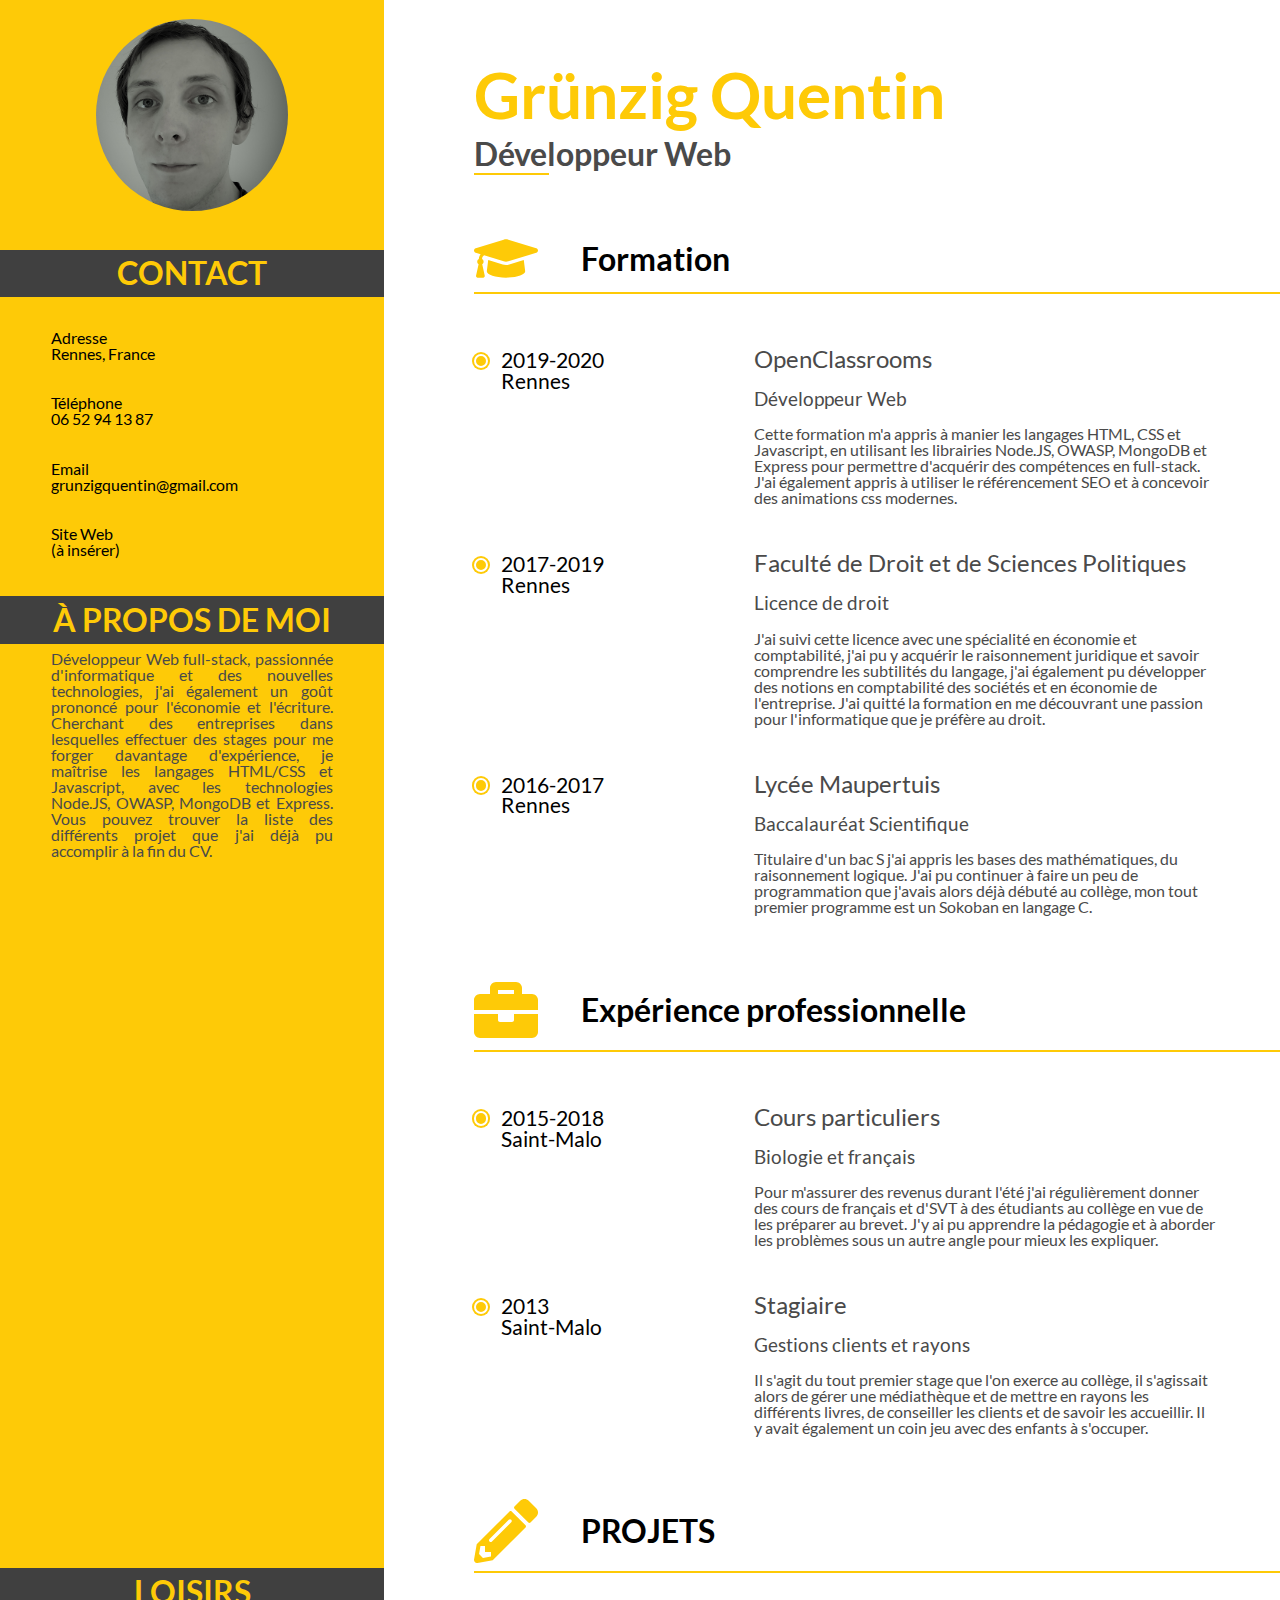
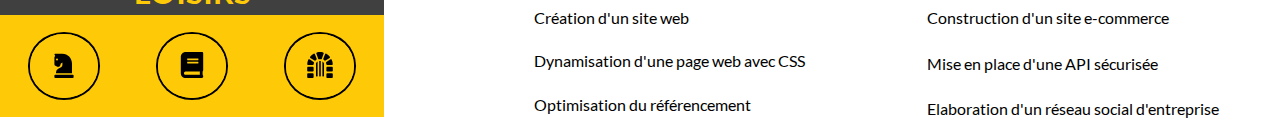
<file: index.html>
<!DOCTYPE html>
<html lang="fr">
<head>
	<meta charset="utf-8" />
	<link rel="stylesheet" href="Entrainement.css" />
	<link rel="stylesheet" media="screen and (max-width: 1200px)" href="tablette_resolution.css" />
	<link rel="stylesheet" media="screen and (max-width: 576px)" href="petite_resolution.css" />
	<meta name="viewport" content="width=device-width">
	<link rel="shortcut icon" type="images/png" href="images/favicon.png" />
	<!-- Place this data between the <head> tags of your website -->
<title>CV Web Développeur</title>
<meta name="CV web Développeur" content="CV web développeur front-end en HTML/CSS, Javascript" />
<!-- Open Graph data -->
<meta property="og:title" content="CV Web Développeur" />
<meta property="og:type" content="website" />
<meta property="og:url" content="https://magnus-fidelis.github.io/Projet-2/" />
<meta property="og:image" content="https://magnus-fidelis.github.io/Projet-2/images/photo.png" />
<meta property="og:description" content="Quentin Grünzig, Développeur Web" />
<!-- Metatags si besoin -->
</head>

<body>	
	<div class = "squelette">

		<div class="class3">
			<section class ="presentation">
				<figure class="figure">
				<img src="images/photo.png" alt="photocv" title="photocv" class="imagecv"><!-- Présentation sur le côté de la page -->
				</figure>
				<div class= "contact">
					<h3>CONTACT</h3>
				</div>
				<div class="list">
					<ul>
						<li>Adresse<br>Rennes, France</li>
						<li>Téléphone<br> 06 52 94 13 87</li>
						<li>Email<br> grunzigquentin@gmail.com</li>
						<li>Site Web<br>(à insérer)</li>
					</ul>
				</div>
				<div class="propos">
					<h3>À PROPOS DE MOI</h3>
				</div>
		
				<div class="textpropos">
					<p class="textebandeau">Développeur Web full-stack, passionnée d'informatique et des nouvelles 
					technologies, j'ai également un goût prononcé pour l'économie et l'écriture. 
					Cherchant des entreprises dans lesquelles effectuer des stages pour me forger davantage d'expérience, 
					je maîtrise les langages HTML/CSS et Javascript, avec les technologies Node.JS, OWASP, MongoDB et 
					Express. Vous pouvez trouver la liste des différents projet que j'ai déjà pu accomplir à la fin du CV. 
					</p>
				</div>
		
				<div class="loisir">
					<h3>LOISIRS</h3>
				</div>
				
				<div class="illustrationhobby">
					<div class="cercle"><img src="images/chess-knight-solid.svg" alt="Stratégie"></div>
					<div class="cercle"><img src="images/book-solid.svg" alt="Histoire"></div>
					<div class="cercle"><img src="images/dungeon-solid.svg" alt="RPG"></div>
				</div>
			</section>
			</div>

			<div class="classalpha">
				<header class="header">
					<!-- Header Nom & profession -->
					<img src="images/photo.png" alt="photocv" title="photocv" class="imagecv2">
					<div class="alignement_header">
						<h1  class="aeterna">Grünzig Quentin  </h1>
						<h2> 	
							<span class= "border">Développeur Web</span> <!-- Border soulignement -->
						</h2>
					</div>
				</header>
		
		<div class="corpus">
				<section> <!-- Section 1 Formation -->
					<div class="menuformation">
						<img src="images/logostudy.svg" alt="logo study" class="image">
						<h3 class="bordure"> Formation</h3>
					</div>
				<hr class="separation">
					<div class="toutparagraphe">

						<div class="placementrond">
							<div class="rond"></div>
							<span>2019-2020 <br> Rennes</span>
						</div>

						<div class="droiteparagraphe"> <!-- Texte à droite -->

							
								<article class="article">
									<h4>OpenClassrooms</h4>
									<h5>Développeur Web</h5>
									<p>Cette formation m'a appris à manier les langages HTML, CSS et Javascript, en utilisant les librairies Node.JS, OWASP, MongoDB et Express pour permettre d'acquérir des compétences en full-stack.
									J'ai également appris à utiliser le référencement SEO et à concevoir des animations css modernes. 
								</article>
							
						</div>
						

					</div>
					<div class="toutparagraphe">

						<div class="placementrond">
							<div class="rond"></div>
							<span>2017-2019 <br>Rennes</span>
						</div>

						<div class="droiteparagraphe"> <!-- Texte à droite -->

							
								<article class="article">
									<h4>Faculté de Droit et de Sciences Politiques</h4>
									<h5>Licence de droit</h5>
									<p>J'ai suivi cette licence avec une spécialité en économie et comptabilité, j'ai pu y acquérir le raisonnement juridique et savoir comprendre les subtilités du langage, j'ai également pu développer des notions en comptabilité des sociétés et en économie de l'entreprise. J'ai quitté la formation en me découvrant une passion pour l'informatique que je préfère au droit.</p>
								</article>
							
						</div>
					
					</div>

					<div class="toutparagraphe">

						<div class="placementrond">
							<div class="rond"></div>
							<span>2016-2017 <br>Rennes</span>
						</div>

						<div class="droiteparagraphe"> <!-- Texte à droite -->

						
								<article class="article">
									<h4>Lycée Maupertuis</h4>
									<h5>Baccalauréat Scientifique</h5>
									<p>Titulaire d'un bac S j'ai appris les bases des mathématiques, du raisonnement logique. J'ai pu continuer à faire un peu de programmation que j'avais alors déjà débuté au collège, mon tout premier programme est un Sokoban en langage C.</p>
								</article>
							
						</div>
					</div>
					
				</section>

				<section> <!-- Section 2 Expérience -->
					<div class="menuformation">
						<img src="images/briefcase-solid.svg" alt = "logo briefcase" class="image">
						<h3 class="bordure"> Expérience professionnelle</h3>
					</div>
					<hr class="separation">
					<div class="toutparagraphe">
						
						<div class="placementrond">
							<div class="rond"></div>
							<span>2015-2018<br>Saint-Malo</span>
						</div>

						<div class="droiteparagraphe"> <!-- Texte à droite -->
	
							
								<article class="article">
									<h4>Cours particuliers</h4>
									<h5>Biologie et français</h5>
									<p>Pour m'assurer des revenus durant l'été j'ai régulièrement donner des cours de français et d'SVT à des étudiants au collège en vue de les préparer au brevet. J'y ai pu apprendre la pédagogie et à aborder les problèmes sous un autre angle pour mieux les expliquer.</p>
								</article>
							
						</div>
					</div>
					<div class="toutparagraphe">
													
						<div class="placementrond">
							<div class="rond"></div>
							<span>2013 <br>Saint-Malo</span>
						</div>

						<div class="droiteparagraphe"> <!-- Texte à droite -->
							
								<article class="article">
									<h4>Stagiaire</h4>
									<h5>Gestions clients et rayons</h5>
									<p>Il s'agit du tout premier stage que l'on exerce au collège, il s'agissait alors de gérer une médiathèque et de mettre en rayons les différents livres, de conseiller les clients et de savoir les accueillir. Il y avait également un coin jeu avec des enfants à s'occuper.</p>
								</article>
							
						</div>

					</div>
					
				</section>
			<section class="recommandations">
				<div class="menuformation">
					<img src="images/pencil-alt-solid.svg" alt="logopencil" class="image">
					<h3 class="bordure"> PROJETS</h3>
				</div>
				<hr class="separation">
						<div class="toutparagraphebottom">
							<ul>
								<li class="police">Création d'un site web</li>
								<li class="police">Dynamisation d'une page web avec CSS</li>
								<li class="police">Optimisation du référencement</li>
							</ul>
							<ul>
								<li class="police">Construction d'un site e-commerce</li>
								<li class="police">Mise en place d'une API sécurisée</li>
								<li class="police">Elaboration d'un réseau social d'entreprise</li>
							</ul>
						</div>
			</section>
			
		</div>	
	</div>
	</div>
</body>
</html>
</file>
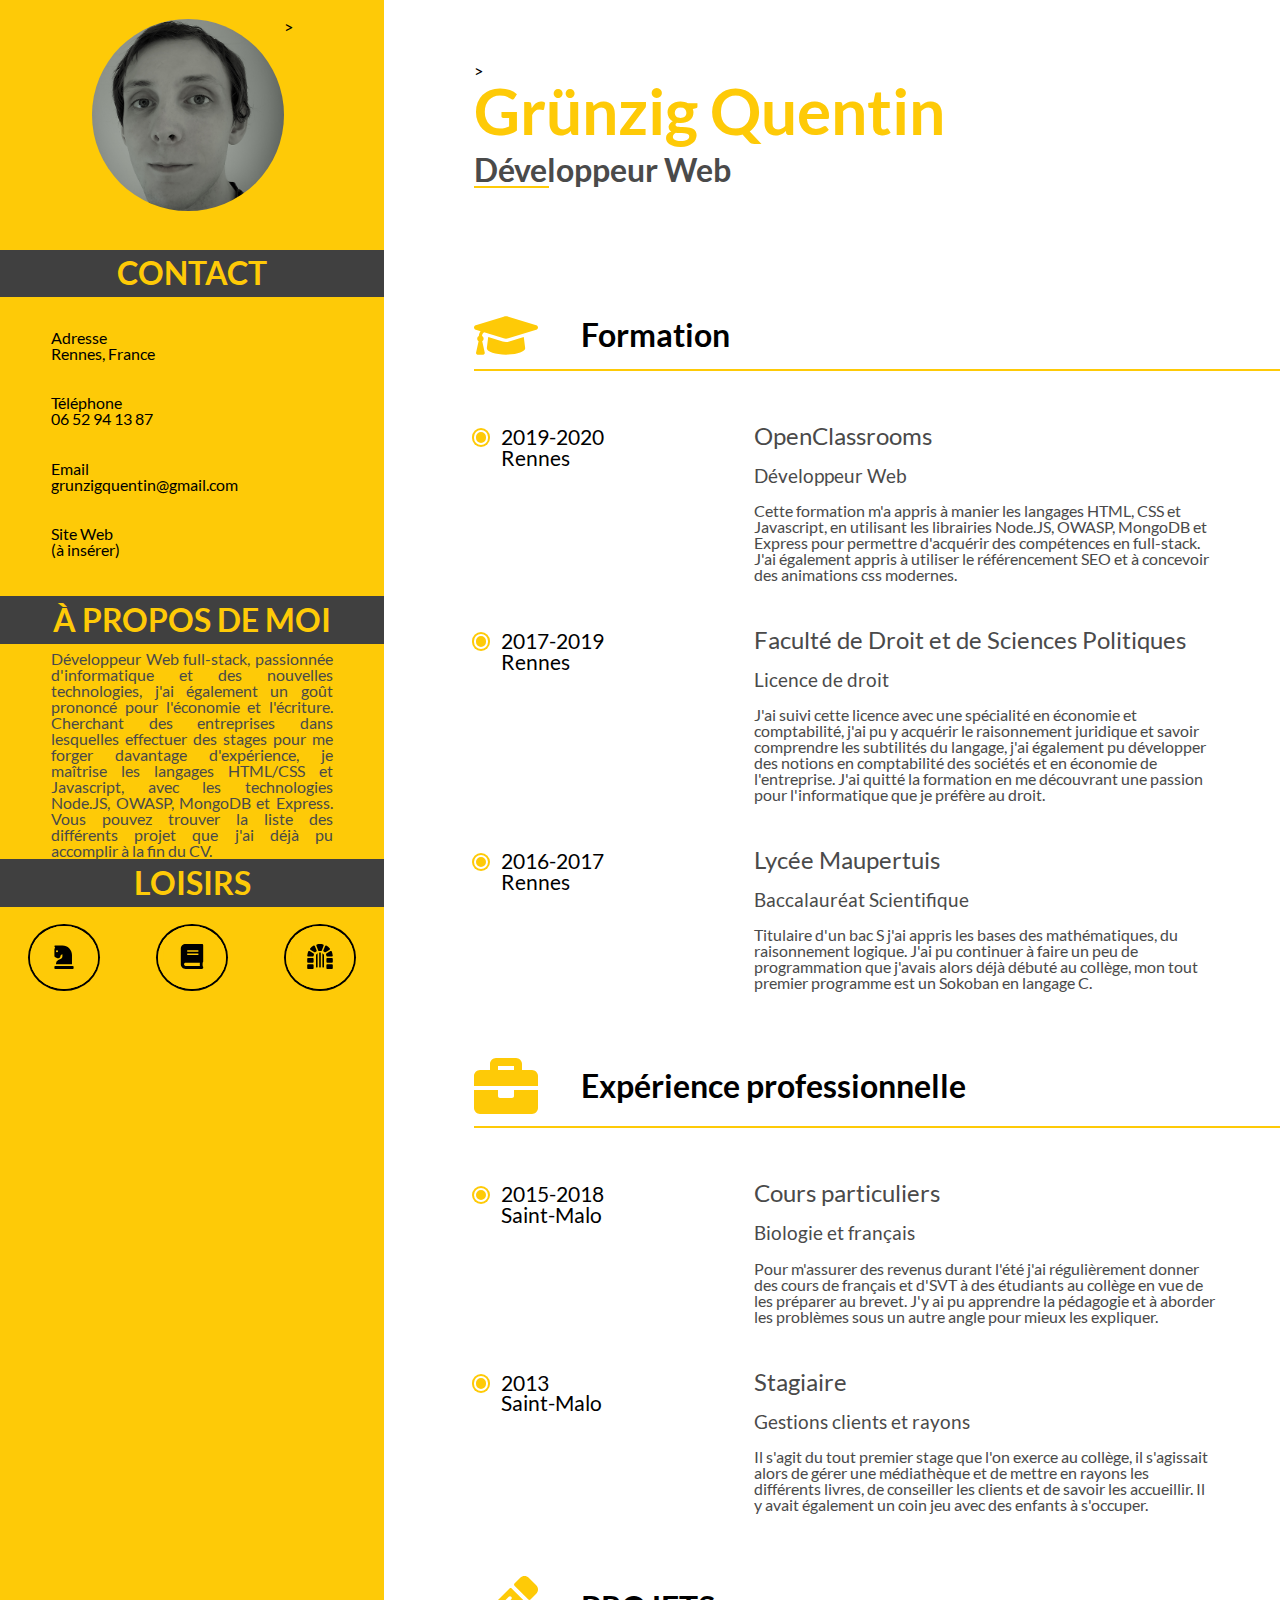
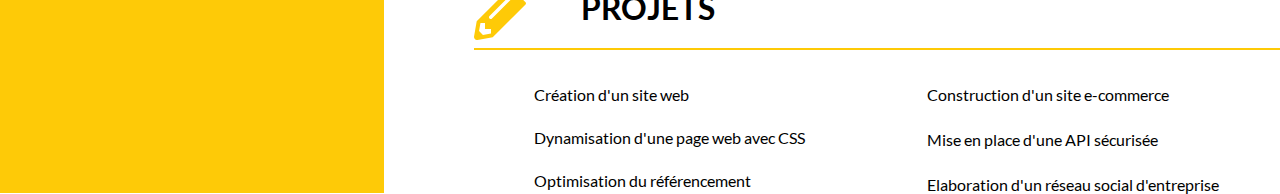
<file: Entrainement.html>
<!DOCTYPE html>
<html lang="fr">
<head>
	<meta charset="utf-8" />
	<link rel="stylesheet" href="Entrainement.css" />
	<link rel="stylesheet" media="screen and (max-device-width < 1200px)" href="tablette_resolution.css" />
	<link rel="stylesheet" media="screen and (max-device-width < 576px)" href="petite_resolution.css" />
	<link rel="shortcut icon" type="images/png" href="images/favicon.png" />
	<!-- Place this data between the <head> tags of your website -->
<title>CV Web Développeur</title>
<meta name="CV web Développeur" content="CV web développeur front-end en HTML/CSS, Javascript" />

<!-- Twitter Card data -->
<meta name="twitter:card" value="content">

<!-- Open Graph data -->
<meta property="og:title" content="CV Web Développeur" />
<meta property="og:type" content="website" />
<meta property="og:url" content="https://magnus-fidelis.github.io/Projet-2/" />
<meta property="og:image" content="https://magnus-fidelis.github.io/Projet-2/images/photo.png" />
<meta property="og:description" content="Quentin Grünzig, Développeur Web" />
<!-- Metatags si besoin -->
</head>

<body>	
	<div class = "squelette">

		<div class="class3">
			<section class ="presentation">
				<figure class="figure">
				<img src="images/photo.png" alt="photocv" title="photocv" class="imagecv">><!-- Présentation sur le côté de la page -->
				</figure>
				<div class= "contact">
					<h3>CONTACT</h3>
				</div>
				<div class="list">
					<ul>
						<li>Adresse<br>Rennes, France</li>
						<li>Téléphone<br> 06 52 94 13 87</li>
						<li>Email<br> grunzigquentin@gmail.com</li>
						<li>Site Web<br>(à insérer)</li>
					</ul>
				</div>
				<div class="propos">
					<h3>À PROPOS DE MOI</h3>
				</div>
		
				<span class="textpropos">
					<p class="textebandeau">Développeur Web full-stack, passionnée d'informatique et des nouvelles technologies, j'ai également un goût prononcé pour l'économie et l'écriture. Cherchant des entreprises dans lesquelles effectuer des stages pour me forger davantage d'expérience, je maîtrise les langages HTML/CSS et Javascript, avec les technologies Node.JS, OWASP, MongoDB et Express. Vous pouvez trouver la liste des différents projet que j'ai déjà pu accomplir à la fin du CV. <p>
				</span>
		
				<div class="loisir">
					<h3>LOISIRS</h3>
				</div>
				
				<div class="illustrationhobby">
					<div class="cercle"><img src="images/chess-knight-solid.svg" alt="Stratégie"></div>
					<div class="cercle"><img src="images/book-solid.svg" alt="Histoire"></div>
					<div class="cercle"><img src="images/dungeon-solid.svg" alt="RPG"></div>
				</div>
			</section>
			</div>

			<div class="classalpha">
				<header class="header">
					<!-- Header Nom & profession -->
					<img src="images/photo.png" alt="photocv" title="photocv" class="imagecv2">>
					<div class="alignement_header">
						<h1  class="aeterna">Grünzig Quentin  </h1>
						<h2> 	
							<div class= "border">Développeur Web</div> <!-- Border soulignement -->
						</h2>
					</div>
				</header>
		
		<div class="corpus">
				<section> <!-- Section 1 Formation -->
					<div class="menuformation">
						<img src="images/logostudy.svg" alt="logo study" class="image">
						<h3 class="bordure"> Formation</h3>
					</div>
				<hr class="separation">
					<div class="toutparagraphe">

						<div class="placementrond">
							<div class="rond"></div>
							<span>2019-2020 <br> Rennes</span>
						</div>

						<div class="droiteparagraphe"> <!-- Texte à droite -->

							
								<article class="article">
									<h4>OpenClassrooms</h4>
									<h5>Développeur Web</h5>
									<p>Cette formation m'a appris à manier les langages HTML, CSS et Javascript, en utilisant les librairies Node.JS, OWASP, MongoDB et Express pour permettre d'acquérir des compétences en full-stack.
									J'ai également appris à utiliser le référencement SEO et à concevoir des animations css modernes. 
								</article>
							
						</div>
						

					</div>
					<div class="toutparagraphe">

						<div class="placementrond">
							<div class="rond"></div>
							<span>2017-2019 <br>Rennes</span>
						</div>

						<div class="droiteparagraphe"> <!-- Texte à droite -->

							
								<article class="article">
									<h4>Faculté de Droit et de Sciences Politiques</h4>
									<h5>Licence de droit</h5>
									<p>J'ai suivi cette licence avec une spécialité en économie et comptabilité, j'ai pu y acquérir le raisonnement juridique et savoir comprendre les subtilités du langage, j'ai également pu développer des notions en comptabilité des sociétés et en économie de l'entreprise. J'ai quitté la formation en me découvrant une passion pour l'informatique que je préfère au droit.</p>
								</article>
							
						</div>
					
					</div>

					<div class="toutparagraphe">

						<div class="placementrond">
							<div class="rond"></div>
							<span>2016-2017 </br>Rennes</span>
						</div>

						<div class="droiteparagraphe"> <!-- Texte à droite -->

						
								<article class="article">
									<h4>Lycée Maupertuis</h4>
									<h5>Baccalauréat Scientifique</h5>
									<p>Titulaire d'un bac S j'ai appris les bases des mathématiques, du raisonnement logique. J'ai pu continuer à faire un peu de programmation que j'avais alors déjà débuté au collège, mon tout premier programme est un Sokoban en langage C.</p>
								</article>
							
						</div>
					</div>
					
				</section>

				<section> <!-- Section 2 Expérience -->
					<div class="menuformation">
						<img src="images/briefcase-solid.svg" alt = "logo briefcase" class="image">
						<h3 class="bordure"> Expérience professionnelle</h3>
					</div>
					<hr class="separation">
					<div class="toutparagraphe">
						
						<div class="placementrond">
							<div class="rond"></div>
							<span>2015-2018<br>Saint-Malo</span>
						</div>

						<div class="droiteparagraphe"> <!-- Texte à droite -->
	
							
								<article class="article">
									<h4>Cours particuliers</h4>
									<h5>Biologie et français</h5>
									<p>Pour m'assurer des revenus durant l'été j'ai régulièrement donner des cours de français et d'SVT à des étudiants au collège en vue de les préparer au brevet. J'y ai pu apprendre la pédagogie et à aborder les problèmes sous un autre angle pour mieux les expliquer.</p>
								</article>
							
						</div>
					</div>
					<div class="toutparagraphe">
													
						<div class="placementrond">
							<div class="rond"></div>
							<span>2013 <br>Saint-Malo</span>
						</div>

						<div class="droiteparagraphe"> <!-- Texte à droite -->
							
								<article class="article">
									<h4>Stagiaire</h4>
									<h5>Gestions clients et rayons</h5>
									<p>Il s'agit du tout premier stage que l'on exerce au collège, il s'agissait alors de gérer une médiathèque et de mettre en rayons les différents livres, de conseiller les clients et de savoir les accueillir. Il y avait également un coin jeu avec des enfants à s'occuper.</p>
								</article>
							
						</div>

					</div>
					
				</section>
			<section class="recommandations">
				<div class="menuformation">
					<img src="images/pencil-alt-solid.svg" alt="logopencil" class="image">
					<h3 class="bordure"> PROJETS</h3>
				</div>
				<hr class="separation">
						<div class="toutparagraphebottom">
							<ul>
								<li class="police">Création d'un site web</li>
								<li class="police">Dynamisation d'une page web avec CSS</li>
								<li class="police">Optimisation du référencement</li>
							</ul>
							<ul>
								<li class="police">Construction d'un site e-commerce</li>
								<li class="police">Mise en place d'une API sécurisée</li>
								<li class="police">Elaboration d'un réseau social d'entreprise</li>
							</ul>
						</div>
			</section>
			
		</div>	
	</div>
	</div>
</body>
</html>
</file>
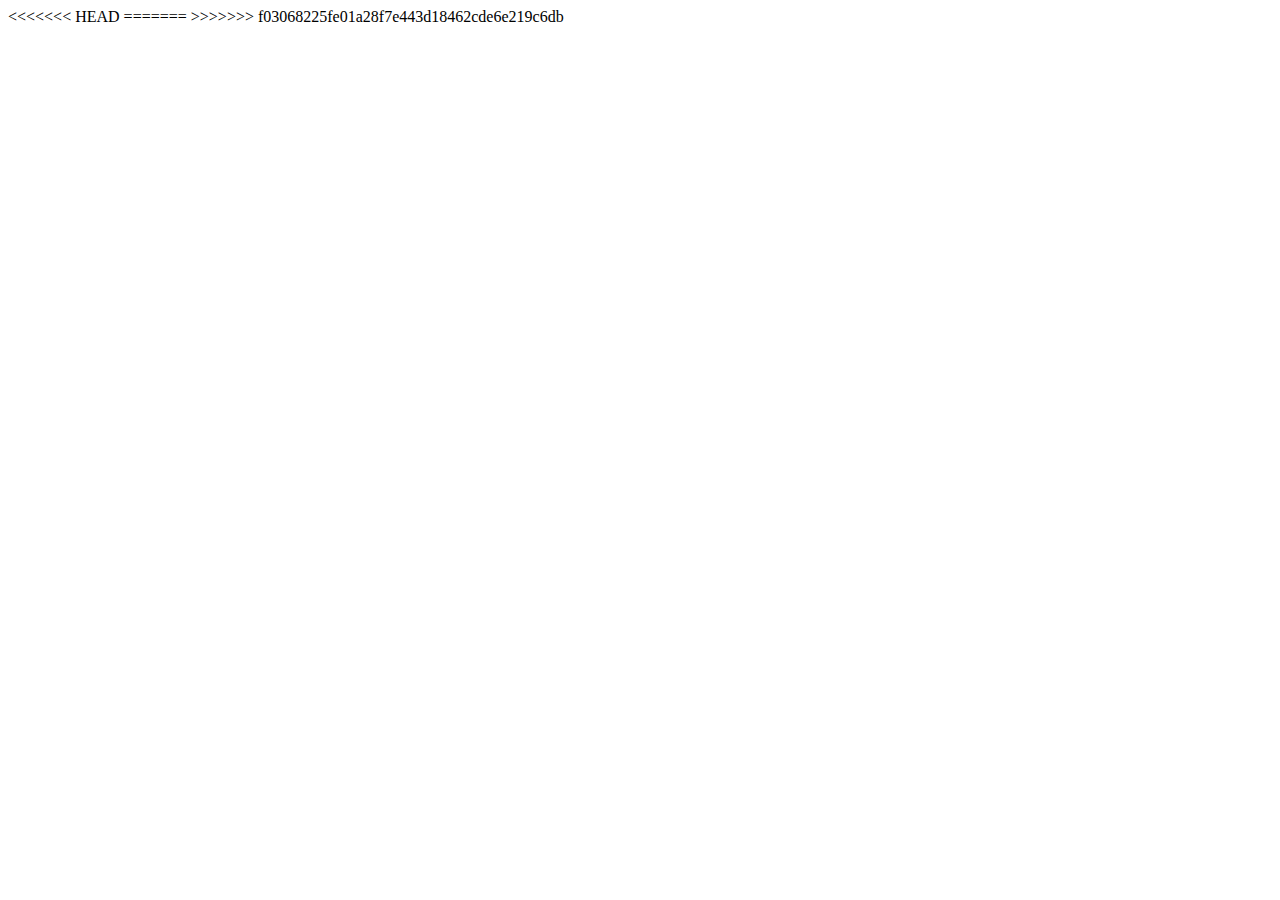
<file: images/Graduation_files/inner.html>
<<<<<<< HEAD
<!DOCTYPE html>
<!-- saved from url=(0310)https://m.stripe.network/inner.html#url=https%3A%2F%2Ffontawesome.com%2Ficons%2Fgraduation-cap%3Fstyle%3Dduotone&title=Font%20Awesome&referrer=https%3A%2F%2Ffontawesome.com%2Ficons%2Fgraduation-cap%3Fstyle%3Dsolid&muid=193d5537-5f74-4df1-82eb-a26bf6c76c8e&sid=8db194a1-8520-4284-bced-c3f6730e3f49&preview=false -->
=======
<!DOCTYPE html>
<!-- saved from url=(0310)https://m.stripe.network/inner.html#url=https%3A%2F%2Ffontawesome.com%2Ficons%2Fgraduation-cap%3Fstyle%3Dduotone&title=Font%20Awesome&referrer=https%3A%2F%2Ffontawesome.com%2Ficons%2Fgraduation-cap%3Fstyle%3Dsolid&muid=193d5537-5f74-4df1-82eb-a26bf6c76c8e&sid=8db194a1-8520-4284-bced-c3f6730e3f49&preview=false -->
>>>>>>> f03068225fe01a28f7e443d18462cde6e219c6db
<html><head><meta http-equiv="Content-Type" content="text/html; charset=UTF-8"><title>StripeM-Inner</title></head><body><script>var StripeM=function(n){function r(e){if(o[e])return o[e].exports;var t=o[e]={exports:{},id:e,loaded:!1};return n[e].call(t.exports,t,t.exports,r),t.loaded=!0,t.exports}var o={};return r.m=n,r.c=o,r.p="/dist/",r(0)}([function(e,t,n){"use strict";Object.defineProperty(t,"__esModule",{value:!0}),t.b=t.p=t.extract=t.deviceId=void 0;var r,o=n(1),i=(r=o)&&r.__esModule?r:{default:r},a=n(27);t.deviceId=i.default,t.extract=o.extract,t.p=a.p,t.b=a.b},function(e,t,n){"use strict";function r(e){return e&&e.__esModule?e:{default:e}}function g(){var e=""!==o.win.location.hash?o.win.location.hash:o.win.location.search;return{a:(0,M.queryStringValueForKey)(e,"referrer"),b:(0,M.queryStringValueForKey)(e,"url"),c:(0,M.queryStringValueForKey)(e,"title"),d:(0,M.queryStringValueForKey)(e,"muid"),e:(0,M.queryStringValueForKey)(e,"sid"),f:function(){try{var e=new Audio;return null===e.mozSrcObject&&void 0===e.srcObject}catch(e){return!1}}(),g:function(){try{return ArrayBuffer(),!1}catch(e){return!0}}(),h:function(){try{return Array.from("hello"),!0}catch(e){return!1}}(),i:Object.keys(document),j:Object.keys(navigator),n:i}}function u(e){var t=e.totalDuration,n=e.extractedFeatures,r=e.withTelemetry,o=e.canvasB64,i=e.sourceData,a=(0,w.default)(n,function(e){return e[0]}).join(" "),u=(0,_.default)(a),s=i.sid,c=i.muid,l=i.url,f=i.title,d=i.referrer,v=g();d&&(v.a=d,delete i.referrer),l&&(v.b=l,delete i.url),f&&(v.c=f,delete i.title),c&&(v.d=c,delete i.muid),s&&(v.e=s,delete i.sid);var m,h=(m={},n.forEach(function(e,t){var n=String.fromCharCode("a".charCodeAt(0)+t),r={v:e[0],t:e[1]};void 0!==e[2]&&(r.at=e[2]),m[n]=r}),m),p=new M.MStorage,y=p.get("id")!==u;return p.set("id",u),r?{v2:1,id:u,t:t,tag:"4.5.21",src:"js",i:o,a:y?h:null,b:v}:{id:u,o:i}}Object.defineProperty(t,"__esModule",{value:!0});var w=r(n(2));t.extract=function(e){},t.default=function(r,o){var e,n,i=2<arguments.length&&void 0!==arguments[2]?arguments[2]:{},a=(0,M.now)(),t=(e=o,n=function(e,t){var n=e.value,r=e.calculationTimeMs,o=(e.internalValue,e.activeTimeMs);c.default;var i=[n,r];return o&&i.push(o),i},(0,w.default)(s.default,function(t){return t.extract(e).then(function(e){return n(e,t)})}));return M.MPromise.all(t).then(function(e){var t=u({totalDuration:+((0,M.now)()-a).toPrecision(5),extractedFeatures:e,withTelemetry:o,canvasB64:void 0,sourceData:i}),n=r(t);return n&&n.catch&&n.catch(function(){}),t})};var _=r(n(3)),s=r(n(4)),c=r(n(26)),M=n(7),o=n(8),i=(0,M.now)()},function(e,t){e.exports=function(e,t){for(var n=-1,r=null==e?0:e.length,o=Array(r);++n<r;)o[n]=t(e[n],n,e);return o}},function(a,p,y){var g;!function(e){"use strict";function f(e,t){var n=(65535&e)+(65535&t);return(e>>16)+(t>>16)+(n>>16)<<16|65535&n}function u(e,t,n,r,o,i){return f((a=f(f(t,e),f(r,i)))<<(u=o)|a>>>32-u,n);var a,u}function d(e,t,n,r,o,i,a){return u(t&n|~t&r,e,t,o,i,a)}function v(e,t,n,r,o,i,a){return u(t&r|n&~r,e,t,o,i,a)}function m(e,t,n,r,o,i,a){return u(t^n^r,e,t,o,i,a)}function h(e,t,n,r,o,i,a){return u(n^(t|~r),e,t,o,i,a)}function s(e,t){e[t>>5]|=128<<t%32,e[14+(t+64>>>9<<4)]=t;var n,r,o,i,a,u=1732584193,s=-271733879,c=-1732584194,l=271733878;for(n=0;n<e.length;n+=16)s=h(s=h(s=h(s=h(s=m(s=m(s=m(s=m(s=v(s=v(s=v(s=v(s=d(s=d(s=d(s=d(o=s,c=d(i=c,l=d(a=l,u=d(r=u,s,c,l,e[n],7,-680876936),s,c,e[n+1],12,-389564586),u,s,e[n+2],17,606105819),l,u,e[n+3],22,-1044525330),c=d(c,l=d(l,u=d(u,s,c,l,e[n+4],7,-176418897),s,c,e[n+5],12,1200080426),u,s,e[n+6],17,-1473231341),l,u,e[n+7],22,-45705983),c=d(c,l=d(l,u=d(u,s,c,l,e[n+8],7,1770035416),s,c,e[n+9],12,-1958414417),u,s,e[n+10],17,-42063),l,u,e[n+11],22,-1990404162),c=d(c,l=d(l,u=d(u,s,c,l,e[n+12],7,1804603682),s,c,e[n+13],12,-40341101),u,s,e[n+14],17,-1502002290),l,u,e[n+15],22,1236535329),c=v(c,l=v(l,u=v(u,s,c,l,e[n+1],5,-165796510),s,c,e[n+6],9,-1069501632),u,s,e[n+11],14,643717713),l,u,e[n],20,-373897302),c=v(c,l=v(l,u=v(u,s,c,l,e[n+5],5,-701558691),s,c,e[n+10],9,38016083),u,s,e[n+15],14,-660478335),l,u,e[n+4],20,-405537848),c=v(c,l=v(l,u=v(u,s,c,l,e[n+9],5,568446438),s,c,e[n+14],9,-1019803690),u,s,e[n+3],14,-187363961),l,u,e[n+8],20,1163531501),c=v(c,l=v(l,u=v(u,s,c,l,e[n+13],5,-1444681467),s,c,e[n+2],9,-51403784),u,s,e[n+7],14,1735328473),l,u,e[n+12],20,-1926607734),c=m(c,l=m(l,u=m(u,s,c,l,e[n+5],4,-378558),s,c,e[n+8],11,-2022574463),u,s,e[n+11],16,1839030562),l,u,e[n+14],23,-35309556),c=m(c,l=m(l,u=m(u,s,c,l,e[n+1],4,-1530992060),s,c,e[n+4],11,1272893353),u,s,e[n+7],16,-155497632),l,u,e[n+10],23,-1094730640),c=m(c,l=m(l,u=m(u,s,c,l,e[n+13],4,681279174),s,c,e[n],11,-358537222),u,s,e[n+3],16,-722521979),l,u,e[n+6],23,76029189),c=m(c,l=m(l,u=m(u,s,c,l,e[n+9],4,-640364487),s,c,e[n+12],11,-421815835),u,s,e[n+15],16,530742520),l,u,e[n+2],23,-995338651),c=h(c,l=h(l,u=h(u,s,c,l,e[n],6,-198630844),s,c,e[n+7],10,1126891415),u,s,e[n+14],15,-1416354905),l,u,e[n+5],21,-57434055),c=h(c,l=h(l,u=h(u,s,c,l,e[n+12],6,1700485571),s,c,e[n+3],10,-1894986606),u,s,e[n+10],15,-1051523),l,u,e[n+1],21,-2054922799),c=h(c,l=h(l,u=h(u,s,c,l,e[n+8],6,1873313359),s,c,e[n+15],10,-30611744),u,s,e[n+6],15,-1560198380),l,u,e[n+13],21,1309151649),c=h(c,l=h(l,u=h(u,s,c,l,e[n+4],6,-145523070),s,c,e[n+11],10,-1120210379),u,s,e[n+2],15,718787259),l,u,e[n+9],21,-343485551),u=f(u,r),s=f(s,o),c=f(c,i),l=f(l,a);return[u,s,c,l]}function c(e){var t,n="",r=32*e.length;for(t=0;t<r;t+=8)n+=String.fromCharCode(e[t>>5]>>>t%32&255);return n}function l(e){var t,n=[];for(n[(e.length>>2)-1]=void 0,t=0;t<n.length;t+=1)n[t]=0;var r=8*e.length;for(t=0;t<r;t+=8)n[t>>5]|=(255&e.charCodeAt(t/8))<<t%32;return n}function r(e){var t,n,r="0123456789abcdef",o="";for(n=0;n<e.length;n+=1)t=e.charCodeAt(n),o+=r.charAt(t>>>4&15)+r.charAt(15&t);return o}function n(e){return unescape(encodeURIComponent(e))}function o(e){return c(s(l(t=n(e)),8*t.length));var t}function i(e,t){return function(e,t){var n,r,o=l(e),i=[],a=[];for(i[15]=a[15]=void 0,16<o.length&&(o=s(o,8*e.length)),n=0;n<16;n+=1)i[n]=909522486^o[n],a[n]=1549556828^o[n];return r=s(i.concat(l(t)),512+8*t.length),c(s(a.concat(r),640))}(n(e),n(t))}function t(e,t,n){return t?n?i(t,e):r(i(t,e)):n?o(e):r(o(e))}void 0===(g=function(){return t}.call(p,y,p,a))||(a.exports=g)}()},function(e,t,n){"use strict";function r(e){return e&&e.__esModule?e:{default:e}}Object.defineProperty(t,"__esModule",{value:!0});var o=r(n(5)),i=r(n(13)),a=r(n(14)),u=r(n(15)),s=r(n(16)),c=r(n(17)),l=r(n(18)),f=r(n(19)),d=r(n(20)),v=r(n(21)),m=r(n(22)),h=r(n(23)),p=r(n(24)),y=r(n(25)),g=r(n(26));t.default=[i.default,a.default,c.default,l.default,f.default,d.default,v.default,m.default,o.default,u.default,s.default,h.default,p.default,y.default,g.default]},function(e,t,n){"use strict";Object.defineProperty(t,"__esModule",{value:!0});var r,o=n(6),i=(r=o)&&r.__esModule?r:{default:r},a=n(8),u=n(7);t.default=new i.default("",function(){var r=[];return["sessionStorage","localStorage"].forEach(function(e){try{var t=a.win[e];if(t){var n="muffins";t.setItem(n,n),t.removeItem(n),r.push(e+"-enabled")}else r.push(e+"-unavailable")}catch(t){r.push(e+"-disabled")}}),u.MPromise.resolve(r.join(", "))})},function(e,t,n){"use strict";Object.defineProperty(t,"__esModule",{value:!0});var a="function"==typeof Symbol&&"symbol"==typeof Symbol.iterator?function(e){return typeof e}:function(e){return e&&"function"==typeof Symbol&&e.constructor===Symbol&&e!==Symbol.prototype?"symbol":typeof e},r=function(){function r(e,t){for(var n=0;n<t.length;n++){var r=t[n];r.enumerable=r.enumerable||!1,r.configurable=!0,"value"in r&&(r.writable=!0),Object.defineProperty(e,r.key,r)}}return function(e,t,n){return t&&r(e.prototype,t),n&&r(e,n),e}}(),u=n(7),o=function(){function n(e,t){(function(e,t){if(!(e instanceof t))throw new TypeError("Cannot call a class as a function")})(this,n),this.description=e,this.extractor=t}return r(n,[{key:"extract",value:function(e){if(e){var t=(0,u.timer)(this.extractor),n=t.result,o=t.duration,i=(0,u.now)();return n.then(function(e){var t=(0,u.now)(),n=e.async?t-i:0,r=+(o+n).toPrecision(5);return"object"!==(void 0===e?"undefined":a(e))?{value:e,internalValue:e,calculationTimeMs:r}:{value:e.value,internalValue:e.internalValue||e.value,activeTimeMs:e.calculationTimeMs?+e.calculationTimeMs.toPrecision(5):null,calculationTimeMs:r}})}return this.extractor().then(function(e){return{value:e}})}}]),n}();t.default=o},function(e,t,n){"use strict";function r(){var e=a.win.performance;return e&&e.now?e.now():Date.now()}function o(){var e=0<arguments.length&&void 0!==arguments[0]?arguments[0]:"sessionStorage";this.storage=null;try{window[e]&&(window[e].setItem("1","1"),window[e].getItem("1"),this.storage=window[e])}catch(e){}}Object.defineProperty(t,"__esModule",{value:!0}),t.MPromise=void 0,t.now=r,t.timer=function(e){var t=r();return{result:e(),duration:r()-t}},t.MStorage=o,t.queryStringValueForKey=function(e,t){if(e){var n=e.slice(1).split("&").filter(function(e){return-1!==e.indexOf(t+"=")})[0];if(n)return decodeURIComponent(n.split("=")[1])||""}return""};var i,a=n(8),u=n(9),s=(i=u)&&i.__esModule?i:{default:i};t.MPromise=a.win.Promise||s.default,o.prototype.get=function(e){return this.storage&&this.storage.getItem(e)},o.prototype.set=function(e,t){return this.storage&&this.storage.setItem(e,t)}},function(e,t){"use strict";Object.defineProperty(t,"__esModule",{value:!0});var n=(t.win=window,t.navigator=window.navigator,t.screen=window.screen,t.date=new Date,t.doc=document),r=null;try{r=n.createElement("canvas").getContext("2d")}catch(e){}t.renderingContext2d=r},function(f,e,t){(function(n){!function(e){function r(){}function i(e){if(!(this instanceof i))throw new TypeError("Promises must be constructed via new");if("function"!=typeof e)throw new TypeError("not a function");this._state=0,this._handled=!1,this._value=void 0,this._deferreds=[],l(e,this)}function o(n,r){for(;3===n._state;)n=n._value;return 0===n._state?void n._deferreds.push(r):(n._handled=!0,void i._immediateFn(function(){var e=1===n._state?r.onFulfilled:r.onRejected;if(null!==e){var t;try{t=e(n._value)}catch(e){return void u(r.promise,e)}a(r.promise,t)}else(1===n._state?a:u)(r.promise,n._value)}))}function a(e,t){try{if(t===e)throw new TypeError("A promise cannot be resolved with itself.");if(t&&("object"==typeof t||"function"==typeof t)){var n=t.then;if(t instanceof i)return e._state=3,e._value=t,void s(e);if("function"==typeof n)return void l((r=n,o=t,function(){r.apply(o,arguments)}),e)}e._state=1,e._value=t,s(e)}catch(t){u(e,t)}var r,o}function u(e,t){e._state=2,e._value=t,s(e)}function s(e){2===e._state&&0===e._deferreds.length&&i._immediateFn(function(){e._handled||i._unhandledRejectionFn(e._value)});for(var t=0,n=e._deferreds.length;t<n;t++)o(e,e._deferreds[t]);e._deferreds=null}function c(e,t,n){this.onFulfilled="function"==typeof e?e:null,this.onRejected="function"==typeof t?t:null,this.promise=n}function l(e,t){var n=!1;try{e(function(e){n||(n=!0,a(t,e))},function(e){n||(n=!0,u(t,e))})}catch(e){if(n)return;n=!0,u(t,e)}}var t=setTimeout;i.prototype.catch=function(e){return this.then(null,e)},i.prototype.then=function(e,t){var n=new this.constructor(r);return o(this,new c(e,t,n)),n},i.all=function(t){return new i(function(r,o){function i(t,e){try{if(e&&("object"==typeof e||"function"==typeof e)){var n=e.then;if("function"==typeof n)return void n.call(e,function(e){i(t,e)},o)}a[t]=e,0==--u&&r(a)}catch(t){o(t)}}if(!t||void 0===t.length)throw new TypeError("Promise.all accepts an array");var a=Array.prototype.slice.call(t);if(0===a.length)return r([]);for(var u=a.length,e=0;e<a.length;e++)i(e,a[e])})},i.resolve=function(t){return t&&"object"==typeof t&&t.constructor===i?t:new i(function(e){e(t)})},i.reject=function(n){return new i(function(e,t){t(n)})},i.race=function(o){return new i(function(e,t){for(var n=0,r=o.length;n<r;n++)o[n].then(e,t)})},i._immediateFn="function"==typeof n&&function(e){n(e)}||function(e){t(e,0)},i._unhandledRejectionFn=function(e){"undefined"!=typeof console&&console&&console.warn("Possible Unhandled Promise Rejection:",e)},i._setImmediateFn=function(e){i._immediateFn=e},i._setUnhandledRejectionFn=function(e){i._unhandledRejectionFn=e},void 0!==f&&f.exports?f.exports=i:e.Promise||(e.Promise=i)}(this)}).call(e,t(10).setImmediate)},function(e,o,i){(function(e){function t(e,t){this._id=e,this._clearFn=t}var n=void 0!==e&&e||"undefined"!=typeof self&&self||window,r=Function.prototype.apply;o.setTimeout=function(){return new t(r.call(setTimeout,n,arguments),clearTimeout)},o.setInterval=function(){return new t(r.call(setInterval,n,arguments),clearInterval)},o.clearTimeout=o.clearInterval=function(e){e&&e.close()},t.prototype.unref=t.prototype.ref=function(){},t.prototype.close=function(){this._clearFn.call(n,this._id)},o.enroll=function(e,t){clearTimeout(e._idleTimeoutId),e._idleTimeout=t},o.unenroll=function(e){clearTimeout(e._idleTimeoutId),e._idleTimeout=-1},o._unrefActive=o.active=function(e){clearTimeout(e._idleTimeoutId);var t=e._idleTimeout;0<=t&&(e._idleTimeoutId=setTimeout(function(){e._onTimeout&&e._onTimeout()},t))},i(11),o.setImmediate="undefined"!=typeof self&&self.setImmediate||void 0!==e&&e.setImmediate||this&&this.setImmediate,o.clearImmediate="undefined"!=typeof self&&self.clearImmediate||void 0!==e&&e.clearImmediate||this&&this.clearImmediate}).call(o,function(){return this}())},function(e,t,n){(function(e,m){!function(n,r){"use strict";function o(e){delete s[e]}function i(e){if(c)setTimeout(i,0,e);else{var t=s[e];if(t){c=!0;try{!function(e){var t=e.callback,n=e.args;switch(n.length){case 0:t();break;case 1:t(n[0]);break;case 2:t(n[0],n[1]);break;case 3:t(n[0],n[1],n[2]);break;default:t.apply(r,n)}}(t)}finally{o(e),c=!1}}}}if(!n.setImmediate){var a,u=1,s={},c=!1,l=n.document,e=Object.getPrototypeOf&&Object.getPrototypeOf(n);e=e&&e.setTimeout?e:n,"[object process]"==={}.toString.call(n.process)?a=function(e){m.nextTick(function(){i(e)})}:function(){if(n.postMessage&&!n.importScripts){var e=!0,t=n.onmessage;return n.onmessage=function(){e=!1},n.postMessage("","*"),n.onmessage=t,e}}()?(d="setImmediate$"+Math.random()+"$",v=function(e){e.source===n&&"string"==typeof e.data&&0===e.data.indexOf(d)&&i(+e.data.slice(d.length))},n.addEventListener?n.addEventListener("message",v,!1):n.attachEvent("onmessage",v),a=function(e){n.postMessage(d+e,"*")}):n.MessageChannel?((t=new MessageChannel).port1.onmessage=function(e){i(e.data)},a=function(e){t.port2.postMessage(e)}):l&&"onreadystatechange"in l.createElement("script")?(f=l.documentElement,a=function(e){var t=l.createElement("script");t.onreadystatechange=function(){i(e),t.onreadystatechange=null,f.removeChild(t),t=null},f.appendChild(t)}):a=function(e){setTimeout(i,0,e)},e.setImmediate=function(e){"function"!=typeof e&&(e=new Function(""+e));for(var t=new Array(arguments.length-1),n=0;n<t.length;n++)t[n]=arguments[n+1];var r={callback:e,args:t};return s[u]=r,a(u),u++},e.clearImmediate=o}var f,t,d,v}("undefined"==typeof self?void 0===e?this:e:self)}).call(t,function(){return this}(),n(12))},function(e,t){function n(){throw new Error("setTimeout has not been defined")}function r(){throw new Error("clearTimeout has not been defined")}function o(t){if(c===setTimeout)return setTimeout(t,0);if((c===n||!c)&&setTimeout)return c=setTimeout,setTimeout(t,0);try{return c(t,0)}catch(e){try{return c.call(null,t,0)}catch(e){return c.call(this,t,0)}}}function i(){m&&d&&(m=!1,d.length?v=d.concat(v):h=-1,v.length&&a())}function a(){if(!m){var e=o(i);m=!0;for(var t=v.length;t;){for(d=v,v=[];++h<t;)d&&d[h].run();h=-1,t=v.length}d=null,m=!1,function(t){if(l===clearTimeout)return clearTimeout(t);if((l===r||!l)&&clearTimeout)return l=clearTimeout,clearTimeout(t);try{l(t)}catch(e){try{return l.call(null,t)}catch(e){return l.call(this,t)}}}(e)}}function u(e,t){this.fun=e,this.array=t}function s(){}var c,l,f=e.exports={};!function(){try{c="function"==typeof setTimeout?setTimeout:n}catch(e){c=n}try{l="function"==typeof clearTimeout?clearTimeout:r}catch(e){l=r}}();var d,v=[],m=!1,h=-1;f.nextTick=function(e){var t=new Array(arguments.length-1);if(1<arguments.length)for(var n=1;n<arguments.length;n++)t[n-1]=arguments[n];v.push(new u(e,t)),1!==v.length||m||o(a)},u.prototype.run=function(){this.fun.apply(null,this.array)},f.title="browser",f.browser=!0,f.env={},f.argv=[],f.version="",f.versions={},f.on=s,f.addListener=s,f.once=s,f.off=s,f.removeListener=s,f.removeAllListeners=s,f.emit=s,f.prependListener=s,f.prependOnceListener=s,f.listeners=function(e){return[]},f.binding=function(e){throw new Error("process.binding is not supported")},f.cwd=function(){return"/"},f.chdir=function(e){throw new Error("process.chdir is not supported")},f.umask=function(){return 0}},function(e,t,n){"use strict";Object.defineProperty(t,"__esModule",{value:!0});var r,o=n(6),i=(r=o)&&r.__esModule?r:{default:r},a=n(8),u=n(7);t.default=new i.default("",function(){return a.navigator?u.MPromise.resolve(a.navigator.cookieEnabled.toString()):u.MPromise.resolve("")})},function(e,t,n){"use strict";Object.defineProperty(t,"__esModule",{value:!0});var r,o=n(6),i=(r=o)&&r.__esModule?r:{default:r},a=n(8),u=n(7);t.default=new i.default("",function(){if(a.navigator){var e=void 0;switch("doNotTrack"in a.navigator?e=a.navigator.doNotTrack:"msDoNotTrack"in a.navigator&&(e=a.navigator.msDoNotTrack),e){case"true":case!0:case"1":case"yes":return u.MPromise.resolve("true");default:return u.MPromise.resolve("false")}}return u.MPromise.resolve("")})},function(e,t,n){"use strict";function v(e){var t=e.join(", ");u.renderingContext2d.font="72px "+t;try{return u.renderingContext2d.measureText("mmmmmmmmmmlli").width}catch(e){return g}}function r(a,e){var n=(0,h.now)(),u=new h.MStorage,t=u.get(w);if(t)return a({async:!0,value:t,calculationTimeMs:(0,h.now)()-n});var s={};y.forEach(function(e){var t=v([e,"monospace"]);return t===g?a({async:!0,value:"unavailable",calculationTimeMs:(0,h.now)()-n}):void(s[e]=t)});var c=[],l=[],f=(0,h.now)()-n,d=0;!function e(){for(var t=(0,h.now)();d<p.length;){var n=m(p[d],2),r=n[0],o="monospace"===n[1]?"sans-serif":"monospace",i=v([r,o]);if(s[o]!==i?(c.push(r),l.push(1)):l.push(0),d+=1,50<(0,h.now)()-t)return f+=(0,h.now)()-t,void setTimeout(e)}u.set(w,l.join("")),a({async:!0,value:l.join(""),internalValue:c.join(", "),calculationTimeMs:f})}()}Object.defineProperty(t,"__esModule",{value:!0}),t.storageKey=t.fontsToDetect=void 0;var o,m=function(e,t){if(Array.isArray(e))return e;if(Symbol.iterator in Object(e))return function(e,t){var n=[],r=!0,o=!1,i=void 0;try{for(var a,u=e[Symbol.iterator]();!(r=(a=u.next()).done)&&(n.push(a.value),!t||n.length!==t);r=!0);}catch(e){o=!0,i=e}finally{try{!r&&u.return&&u.return()}finally{if(o)throw i}}return n}(e,t);throw new TypeError("Invalid attempt to destructure non-iterable instance")},i=n(6),a=(o=i)&&o.__esModule?o:{default:o},u=n(8),h=n(7),p=t.fontsToDetect=[["Andale Mono","mono"],["Arial Black","sans"],["Arial Hebrew","sans"],["Arial MT","sans"],["Arial Narrow","sans"],["Arial Rounded MT Bold","sans"],["Arial Unicode MS","sans"],["Arial","sans"],["Bitstream Vera Sans Mono","mono"],["Book Antiqua","serif"],["Bookman Old Style","serif"],["Calibri","sans"],["Cambria","serif"],["Century Gothic","serif"],["Century Schoolbook","serif"],["Century","serif"],["Comic Sans MS","sans"],["Comic Sans","sans"],["Consolas","mono"],["Courier New","mono"],["Courier","mono"],["Garamond","serif"],["Georgia","serif"],["Helvetica Neue","sans"],["Helvetica","sans"],["Impact","sans"],["Lucida Fax","serif"],["Lucida Handwriting","script"],["Lucida Sans Typewriter","mono"],["Lucida Sans Unicode","sans"],["Lucida Sans","sans"],["MS Gothic","sans"],["MS Outlook","symbol"],["MS PGothic","sans"],["MS Reference Sans Serif","sans"],["MS Serif","serif"],["MYRIAD PRO","sans"],["MYRIAD","sans"],["Microsoft Sans Serif","sans"],["Monaco","sans"],["Monotype Corsiva","script"],["Palatino Linotype","serif"],["Palatino","serif"],["Segoe Script","script"],["Segoe UI Semibold","sans"],["Segoe UI Symbol","symbol"],["Segoe UI","sans"],["Tahoma","sans"],["Times New Roman PS","serif"],["Times New Roman","serif"],["Times","serif"],["Trebuchet MS","sans"],["Verdana","sans"],["Wingdings 3","symbol"],["Wingdings","symbol"]],y=["monospace","sans-serif","serif"],g=-1;t.default=new a.default("",function(){return u.renderingContext2d?new h.MPromise(r):h.MPromise.resolve("unavailable")});var w=t.storageKey="_mf"},function(e,t,n){"use strict";Object.defineProperty(t,"__esModule",{value:!0});var r,o=n(6),i=(r=o)&&r.__esModule?r:{default:r},a=n(7);t.default=new i.default("",function(){return a.MPromise.resolve("")})},function(e,t,n){"use strict";Object.defineProperty(t,"__esModule",{value:!0});var r,o=n(6),i=(r=o)&&r.__esModule?r:{default:r},a=n(8),u=n(7);t.default=new i.default("",function(){if(a.navigator){if(a.navigator.languages&&a.navigator.languages.join)return u.MPromise.resolve(a.navigator.languages.join(","));if(a.navigator.language)return u.MPromise.resolve(a.navigator.language);if(a.navigator.userLanguage)return u.MPromise.resolve(a.navigator.userLanguage)}return u.MPromise.resolve("")})},function(e,t,n){"use strict";Object.defineProperty(t,"__esModule",{value:!0});var r,o=n(6),i=(r=o)&&r.__esModule?r:{default:r},a=n(8),u=n(7);t.default=new i.default("",function(){return a.navigator?u.MPromise.resolve(a.navigator.platform):u.MPromise.resolve("")})},function(e,t,n){"use strict";function r(e){return e&&e.__esModule?e:{default:e}}Object.defineProperty(t,"__esModule",{value:!0});var o=r(n(2)),i=r(n(6)),a=n(8),u=n(7);t.default=new i.default("",function(){if(a.navigator){var e=(0,o.default)(a.navigator.plugins||[],function(e){var t=(0,o.default)(e,function(e){return[e.type,e.suffixes]}).join("++");return[e.name,e.filename,t]}).join(", ");return u.MPromise.resolve(e)}return u.MPromise.resolve("")})},function(e,t,n){"use strict";Object.defineProperty(t,"__esModule",{value:!0});var r,o=n(6),i=(r=o)&&r.__esModule?r:{default:r},a=n(8),u=n(7);t.default=new i.default("",function(){if(a.screen){var e=a.screen,t=a.win,n=e.availWidth+"w_"+e.availHeight+"h_"+e.colorDepth+"d_"+t.devicePixelRatio+"r";return u.MPromise.resolve(n)}return u.MPromise.resolve("")})},function(e,t,n){"use strict";Object.defineProperty(t,"__esModule",{value:!0});var r,o=n(6),i=(r=o)&&r.__esModule?r:{default:r},a=n(8),u=n(7);t.default=new i.default("",function(){if(a.date){var e=-a.date.getTimezoneOffset()/60;return u.MPromise.resolve(e.toString())}return u.MPromise.resolve("")})},function(e,t,n){"use strict";Object.defineProperty(t,"__esModule",{value:!0});var r,o=n(6),i=(r=o)&&r.__esModule?r:{default:r},a=n(8),u=n(7);t.default=new i.default("",function(){if(a.win&&a.doc){var e="ontouchstart"in window||window.DocumentTouch&&a.doc instanceof window.DocumentTouch||!1;return u.MPromise.resolve(e.toString())}return u.MPromise.resolve("")})},function(e,t,n){"use strict";Object.defineProperty(t,"__esModule",{value:!0});var r,o=n(6),i=(r=o)&&r.__esModule?r:{default:r},a=n(8),u=n(7);t.default=new i.default("",function(){return a.navigator?u.MPromise.resolve(a.navigator.userAgent):u.MPromise.resolve("")})},function(e,t,n){"use strict";Object.defineProperty(t,"__esModule",{value:!0});var r,o=n(6),i=(r=o)&&r.__esModule?r:{default:r},a=n(8),u=n(7);t.default=new i.default("",function(){try{if(a.win.ActiveXObject){var e=new a.win.ActiveXObject("ShockwaveFlash.ShockwaveFlash").GetVariable("$version");return u.MPromise.resolve(e)}}catch(e){}var t=a.navigator.plugins,n=a.navigator.mimeTypes;if(!n)return u.MPromise.resolve("mime-types-unavailable");var r=n["application/x-shockwave-flash"];if(t&&r&&r.enabledPlugin){var o=t["Shockwave Flash 2.0"]||t["Shockwave Flash"];return u.MPromise.resolve(o?o.description:"no-flash-plugin")}return u.MPromise.resolve("")})},function(e,t,n){"use strict";Object.defineProperty(t,"__esModule",{value:!0});var r,o=n(6),i=(r=o)&&r.__esModule?r:{default:r},u=n(8),s=n(7);t.default=new i.default("",function(){var n=function(r){var o=new s.MStorage,e=o.get("_ab"),t=(0,s.now)();if(e)return r({value:e,async:!0,calculationTimeMs:(0,s.now)()-t});var i=u.doc.createElement("div");i.innerHTML="&nbsp;",i.className="pub_300x250 pub_300x250m pub_728x90 text-ad textAd text_ad text_ads text-ads text-ad-links",i.style.cssText="\n      width: 1px !important; height: 1px !important;\n      position: absolute !important; left: -10000px !important;\n      top: -1000px !important;",u.doc.body.appendChild(i);var a=(0,s.now)()-t;setTimeout(function(){var e=(0,s.now)(),t=0===i.clientHeight||0===i.clientWidth;u.doc.body.removeChild(i);var n=a+((0,s.now)()-e);o.set("_ab",t),r({value:t.toString(),async:!0,calculationTimeMs:n})},20)};return new s.MPromise(function(e,t){"complete"===u.doc.readyState||"loaded"===u.doc.readyState||u.doc.body?n(e):u.doc.addEventListener("DOMContentLoaded",n.bind(null,e))})})},function(e,t,n){"use strict";function r(e){return e&&e.__esModule?e:{default:e}}Object.defineProperty(t,"__esModule",{value:!0});var o=r(n(3)),i=r(n(6)),a=n(8),u=n(7);t.default=new i.default("",function(){var e=a.doc.createElement("canvas");try{e.height=60,e.width=400,e.style.display="inline";var t=e.getContext("2d");t.textBaseline="alphabetic",t.fillStyle="#f60",t.fillRect(125,1,62,20),t.fillStyle="#069",t.font="11pt Arial",t.fillText("Cwm fjordbank glyphs vext quiz, 😃",2,15),t.fillStyle="rgba(102, 204, 0, 0.7)",t.font="18pt Arial",t.fillText("Cwm fjordbank glyphs vext quiz, 😃",4,45);var n=e.toDataURL();return u.MPromise.resolve({value:(0,o.default)(n),internalValue:n})}catch(e){return u.MPromise.resolve("unavailable")}finally{e&&e.parentNode&&e.parentNode.removeChild(e)}})},function(e,t,n){"use strict";function r(e){return e&&e.__esModule?e:{default:e}}function i(e){return JSON&&"function"==typeof JSON.stringify?e?(0,o.default)(JSON.stringify({id:"unavailable",e:e,message:e.message,error:e.toString(),fileName:e.fileName,lineNumber:e.lineNumber,columnNumber:e.columnNumber,stack:e.stack,tag:"4.5.21",src:"js"})):(0,o.default)(JSON.stringify({id:"unavailable",tag:"4.5.21",src:"js"})):(0,o.default)(e.toString()),e}Object.defineProperty(t,"__esModule",{value:!0}),t.p=function(e){var t=e.t,n=void 0!==t&&t,r=e.o,o=void 0===r?{}:r;try{try{return(0,a.default)(function(e){return f(e,c)},n,o).catch(i)}catch(e){return s.MPromise.resolve(i(e))}}catch(e){}},t.b=function(e){try{try{return f(e)}catch(e){return s.MPromise.resolve(i(e))}}catch(e){}};var o=r(n(28)),a=r(n(1)),u=n(8),s=n(7),c=function(e){var t=u.win.opener||u.win.parent||u.win;if(t)try{t.postMessage(JSON.stringify({originatingScript:"m",payload:e}),"*")}catch(e){}},l=window.btoa||function(e){return e},f=function(e){var t=1<arguments.length&&void 0!==arguments[1]?arguments[1]:function(){};return(0,o.default)(l(encodeURIComponent(JSON.stringify(e)))).then(t)}},function(e,t,n){"use strict";Object.defineProperty(t,"__esModule",{value:!0}),t.default=function(i,a){var u=2<arguments.length&&void 0!==arguments[2]?arguments[2]:"POST";return new r.MPromise(function(t,n){var e,r=void 0;r=void 0!==s.win.XDomainRequest?new s.win.XDomainRequest:new s.win.XMLHttpRequest;try{r.withCredentials=!0}catch(e){}e=a||"https://m.stripe.com/4";var o=setTimeout(function(){n()},2e3);r.onreadystatechange=function(){if(r.readyState===XMLHttpRequest.DONE&&s.win.StripeM){clearTimeout(o);var e=r.responseText;200===r.status?(s.win.StripeM.__sid=e,t(e)):n()}},r.open(u,e,!0),r.send(i)})};var s=n(8),r=n(7)}])</script><script>if(window.StripeM){var suffix=window.location.hash;/ping=false/.test(suffix)||window.StripeM.p({t:!0});var onMessage=function(e){if(window.opener||window.parent||window)try{var i=JSON.parse(e.data),a=i.message?i.message.action:i.action;switch(i=i.message?i.message.payload:i,a){case"ping":window.StripeM.p({t:!0,o:{muid:i.muid,sid:i.sid,referrer:i.referrer,url:i.url,title:i.title}});break;case"track":if(!i.source||!i.data)return;window.StripeM.b({muid:i.muid,sid:i.sid,url:i.url,source:i.source,data:i.data})}}catch(e){}};window.addEventListener?window.addEventListener("message",onMessage,!1):window.attachEvent("onMessage",onMessage)}</script></body></html>
</file>
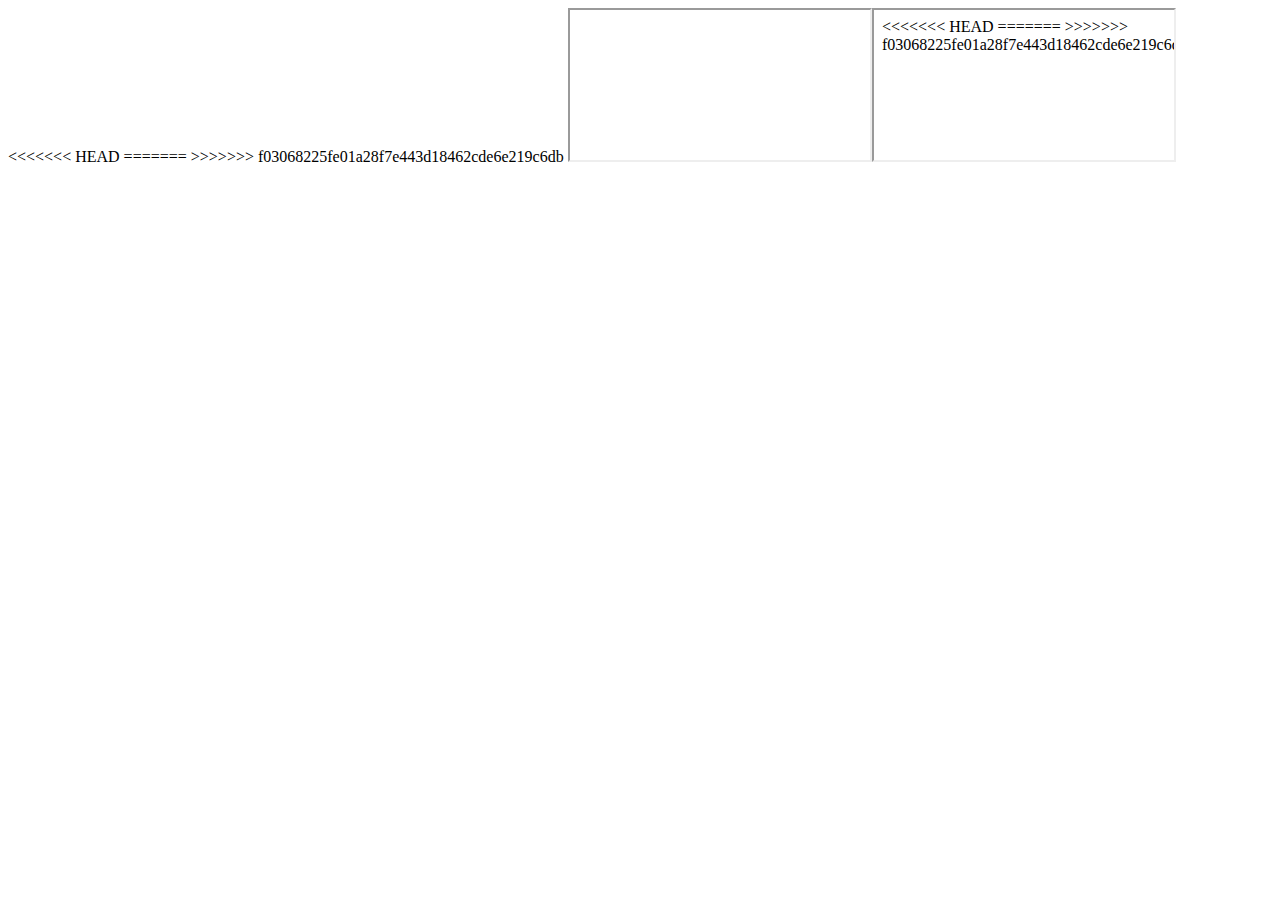
<file: images/Graduation_files/outer.html>
<<<<<<< HEAD
<!DOCTYPE html>
<!-- saved from url=(0312)https://js.stripe.com/v2/m/outer.html#url=https%3A%2F%2Ffontawesome.com%2Ficons%2Fgraduation-cap%3Fstyle%3Dduotone&title=Font%20Awesome&referrer=https%3A%2F%2Ffontawesome.com%2Ficons%2Fgraduation-cap%3Fstyle%3Dsolid&muid=193d5537-5f74-4df1-82eb-a26bf6c76c8e&sid=8db194a1-8520-4284-bced-c3f6730e3f49&preview=false -->
=======
<!DOCTYPE html>
<!-- saved from url=(0312)https://js.stripe.com/v2/m/outer.html#url=https%3A%2F%2Ffontawesome.com%2Ficons%2Fgraduation-cap%3Fstyle%3Dduotone&title=Font%20Awesome&referrer=https%3A%2F%2Ffontawesome.com%2Ficons%2Fgraduation-cap%3Fstyle%3Dsolid&muid=193d5537-5f74-4df1-82eb-a26bf6c76c8e&sid=8db194a1-8520-4284-bced-c3f6730e3f49&preview=false -->
>>>>>>> f03068225fe01a28f7e443d18462cde6e219c6db
<html><head><meta http-equiv="Content-Type" content="text/html; charset=UTF-8"><title>StripeM-Outer</title></head><body><script>var suffix=window.location.hash;""===suffix&&(suffix=window.location.search);var frame=document.createElement("iframe");/preview=true/.test(suffix)?frame.src="https://m.stripe.network/inner-preview.html"+suffix:frame.src="https://m.stripe.network/inner.html"+suffix;var echo=function(e){if("https://m.stripe.network"===e.origin){var t=window.opener||window.parent||window;if(!t)return;t.postMessage(e.data,"*")}else frame.contentWindow.postMessage(e.data,"*")};window.addEventListener?window.addEventListener("message",echo,!1):window.attachEvent("onMessage",echo),document.body.appendChild(frame)</script><iframe src="./inner.html"></iframe></body></html>
</file>
<file: Entrainement.css>
html, body, div, span, applet, object, iframe,
h1, h2, h3, h4, h5, h6, p, blockquote, pre,
a, abbr, acronym, address, big, cite, code,
del, dfn, em, img, ins, kbd, q, s, samp,
small, strike, strong, sub, sup, tt, var,
b, u, i, center,
dl, dt, dd, ol, ul, li,
fieldset, form, label, legend,
table, caption, tbody, tfoot, thead, tr, th, td,
article, aside, canvas, details, embed, 
figure, figcaption, footer, header, hgroup, 
menu, nav, output, ruby, section, summary,
time, mark, audio, video {
    margin: 0;
    padding: 0;
    border: 0;
    font-size: 100%;
    font: inherit;
    vertical-align: baseline;
}
/* HTML5 display-role reset for older browsers */
article, aside, details, figcaption, figure, 
footer, header, hgroup, menu, nav, section {
    display: block;
}
body {
    line-height: 1;
}
ol, ul {
    list-style: none;
}
blockquote, q {
    quotes: none;
}
blockquote:before, blockquote:after,
q:before, q:after {
    content: '';
    content: none;
}
table {
    border-collapse: collapse;
    border-spacing: 0;
}

@font-face
{
	font-family: 'Lato';
    src: url('polices/Lato-Regular.ttf') format('truetype');
    font-style: normal;
    font-weight: normal;
}

@font-face
{
	font-family: 'Lato';
    src: url('polices/Lato-Italic.ttf') format('truetype');
    font-style: italic;
    font-weight: normal;
}

@font-face
{
	font-family: 'Lato';
    src: url('polices/Lato-Bold.ttf') format('truetype');
    font-style: normal;
    font-weight: bold;
}

@font-face
{
	font-family: 'Lato';
    src: url('polices/Lato-BoldItalic.ttf') format('truetype');
    font-style: italic;
    font-weight: bold;
}
body
{
	font-family: "Lato", sans-serif;
}
h1
{
	font-weight: bold;
	font-style: normal;
	font-size: 4em;
}
h2
{
	font-size: 2em;
	font-weight: bold;
	font-style: normal;
	color: #4a4a4a
}
h3
{
	font-size: 2em;
	font-weight: bold;
}
h4
{
	font-size: 1.5em;
	color: #4a4a4a;
}

h5
{
	font-size: 1.2em;
	color:#4a4a4a;
	font-weight: normal;
}
p
{
	font-size: 1em;
	color:#4a4a4a;
}
.aeterna
{
	color: #feca07;
	margin-bottom: 2%;
}

.squelette
{
	display: inline-grid;
	grid-template-columns: 30vw 1fr;
}
	.header
	{
		grid-column-start: 2;
		margin-top: 7vh;
		margin-right: 20vw;
	}
	.corpus
	{
		grid-column-start: 2;
		text-align: left;
		display: flex;
		display: -webkit-flex;
		flex-direction: column;
		
	}
		.menuformation 
			{
			display: flex;
			display: -webkit-flex;
			margin-top: 7vh;
			align-items: center;
			}
		.menuformation img
			{
			margin-right: 3.36vw;
			}
				.image 
					{
						width: 5vw;
					}
		.droiteparagraphe
		{
			
			margin-right: 5vw;
			width: 80%;
		}
			.article
				{
					margin-top: 5vh;
				}
				.article > h4
				{
					margin-top: 2vh;
				}
				.article > h5
				{
					margin-top: 2vh;
					margin-bottom: 2vh
				}
				.article > p
				{
					margin-top: 1.5vh;
				}
		.rond
		{
			width: 10.5px;
			height: 10.5px;
			border-radius: 50%;
			background-color: #feca07;
			border: 2.25px solid #fff;
			box-shadow: 0 0 0px 2px #feca07;
			margin-right: 1vw;

		}
		.toutparagraphe
		{
			display: flex;
			display: -webkit-flex;
			align-items: baseline;
		}
		
		.placementrond
		{
			display: flex;
			display: -webkit-flex;
			font-size: 1.3em;
			align-items: baseline;
			width: 40%;
			justify-content: baseline;
			flex-wrap: nowrap;
			padding-right: 50px;
		}

.toutparagraphebottom
{
	display: flex;
	display: -webkit-flex;
	justify-content: space-around;
	align-items: baseline;
}

.droiteparagraphebottom
{
	margin-bottom: 5%;
}

.police
{
	font-size: 1em;
	margin-top: 10%;
}
.police2
{
	font-weight: bold;
	margin-top: 10%;
}


.separation
{
	background-color: #feca07 ;
	color: #feca07;
	height: 2px;
	border: none;
}

.border
{
	position: relative;
	margin-bottom: 11%;
}
.border::after
{
	position: absolute;
	width: 75px;
	content: '';
	border-bottom: 2px solid #feca07;
	bottom: -2px;
	left: 0px;
}

/* You must give appropriate credit, provide a link to the license, and indicate if changes were made.*/
.presentation 
{

	grid-column-start: 1;
	display: grid;
	grid-template-columns: 30vw 1fr;
	grid-template-rows: auto auto auto auto 1fr auto auto;
	background-color: #feca07;
	min-height: 100%;
}

.imagecv
{
grid-row-start: 1;
grid-column-start: 1;
display: flex;
width: 50%;
justify-content: center;
border-radius: 50%;
}

.imagecv2
{
display: none;
}

.figure
{
	display: flex;
	display: -webkit-flex;
	justify-content: center;
	padding-top: 5%; 
	padding-bottom: 10%;
}
.contact
{
	grid-row-start: 2;
	grid-column-start: 1;
	background-color: #404040;
	width: 100%;
	place-self: center;
	text-align: center;
	padding-top: 2%;
	padding-bottom: 2%;
	color: #feca07;
}
.list
{
	margin-left: 4.01vw;
	grid-row-start: 3;
	grid-column-start: 1;
	grid-row-end: 4;
	margin-bottom: 10%;
	word-wrap: break-word;
}
.list > ul
{
	list-style-type: none;
}

.list > ul > li
{
	list-style-type: none;
	margin-top: 10%;
}
.propos
{
	grid-row-start: 4;
	grid-column-start: 1;
	background-color: #404040;
	width: 100%;
	place-self: center;
	text-align: center;
	padding-top: 2%;
	padding-bottom: 2%;
	color: #feca07;
	margin-bottom: 2%;

}
.textpropos
{
	grid-row-start: 5;
	grid-column-start: 1;
	background-color: #feca07;
	width: 100%;
	text-align: center;

}

.loisir
{
	grid-column-start: 1;
	grid-row-start: 6;
	background-color: #404040;
	width: 100%;
	text-align: center;
	place-self: center;
	padding-top: 2%;
	padding-bottom: 2%;
	color: #feca07;
}
.test
{
	display: flex;
	justify-content: center;
	align-content: center;
}
.illustrationhobby
{
	grid-column-start: 1;
	grid-row-start: 7;
	background-color: #feca07;
	width: 100%;
	padding-top: 5%;
	padding-bottom: 5%;
	display: flex;
	display: -webkit-flex;
	align-content: center;
	justify-content: space-around;

}
.illustrationhobby >  div > img
{
	width: 2.5vw;
	height: 2vw;
	align-items: center;
}
	/* You must give appropriate credit, provide a link to the license, and indicate if changes were made.
	 You may do so in any reasonable manner, but not in any way that suggests the licensor endorses you or your use. */


.classalpha
{
	grid-column-start: 2;
	margin-left: 7vw;
}
.class3
{
	grid-column-start: 1;
}
.textebandeau
{
text-align: justify;
margin-left: 4vw;
margin-right: 4vw;
}
.cercle
{
	border-radius: 50%;
	border: solid 5px #feca07;
	box-shadow: 0 0 0 2px black;
	padding: 1vw;
}
</file>
<file: tablette_resolution.css>
.classalpha
{
    margin-left: 5vw;
}
</file>
<file: petite_resolution.css>
.squelette
{
    display: flex;
    display: -webkit-flex;
    flex-direction: column-reverse;

}
.corpus
{
    margin-left: 10vw;
    margin-right: 10vw;
}
.presentation
{

    display: flex;
    display: -webkit-flex;
    flex-direction: column;
    width: 100%;
}
.list > ul
{
    justify-content: space-around;
}

.list > ul > li
{
	list-style-type: none;
	margin-top: 0;
}

.cercle
{
    margin-top: 1vh;
}

.toutparagraphe
{
    display: flex;
    display: -webkit-flex;
    justify-content: center;
    flex-direction: column;
    margin: 0;
    
}
.toutparagraphebottom
{
    display: flex;
    display: -webkit-flex;
    flex-direction: column;
    width: 100%;
    height: 100%;
}
.droiteparagraphe 
{
margin-left: 1vw;
  width: 100%;
}

.droiteparagraphe  > article
{
  display: flex;
  display: -webit-flex;
  flex-direction: column;
}

.placementrond
{
    margin-top: 10%;
}

.menuformation
{
    justify-content: center;
    align-content: center;
}
.header
{
    display: flex;
    display: -webkit-flex;
    margin-right: 5vw;
    margin-top: 5vw;
    flex-direction: column;
    align-items: center;
 
}
.classalpha
{
	grid-column-start: 1;
	margin-left: 0vw;
}

.alignement_header
{
    margin-top: 5vw;
}
.placementrond
{

}
.imagecv
{
display: none;
}
.imagecv2
{
    display: inline-block;
    border-radius: 50%;
    width: 200px;
    padding: 5vw;
    margin-left: 4vw;
}
.image 
{
    width: 100px;
}
.article
{
    margin-top: 1vh;
}
.illustrationhobby >  div > img
{
	width: 5vw;
	height: 5vw;

}

.figure
{
    display: none;
}
.imagecv
{
display: none;
}

.list
{
margin-left: 10vw;
margin-bottom: 7%;
overflow-wrap: break-word;
} 
.list > ul
{
display: flex;
display: -webkit-flex;
flex-direction: column;
}
.list > ul > li
{
    margin-top: 5vw;
}
.textebandeau
{
    font-size: 0.8em;
    margin: 0.5vh 5vw 2vh 5vw;
}

h1 {
    font-size: 3em;
}

@media screen and (max-width 400px)
{
	.menuformation
	{
		font-size: 1em;
	} 
}
</file>
